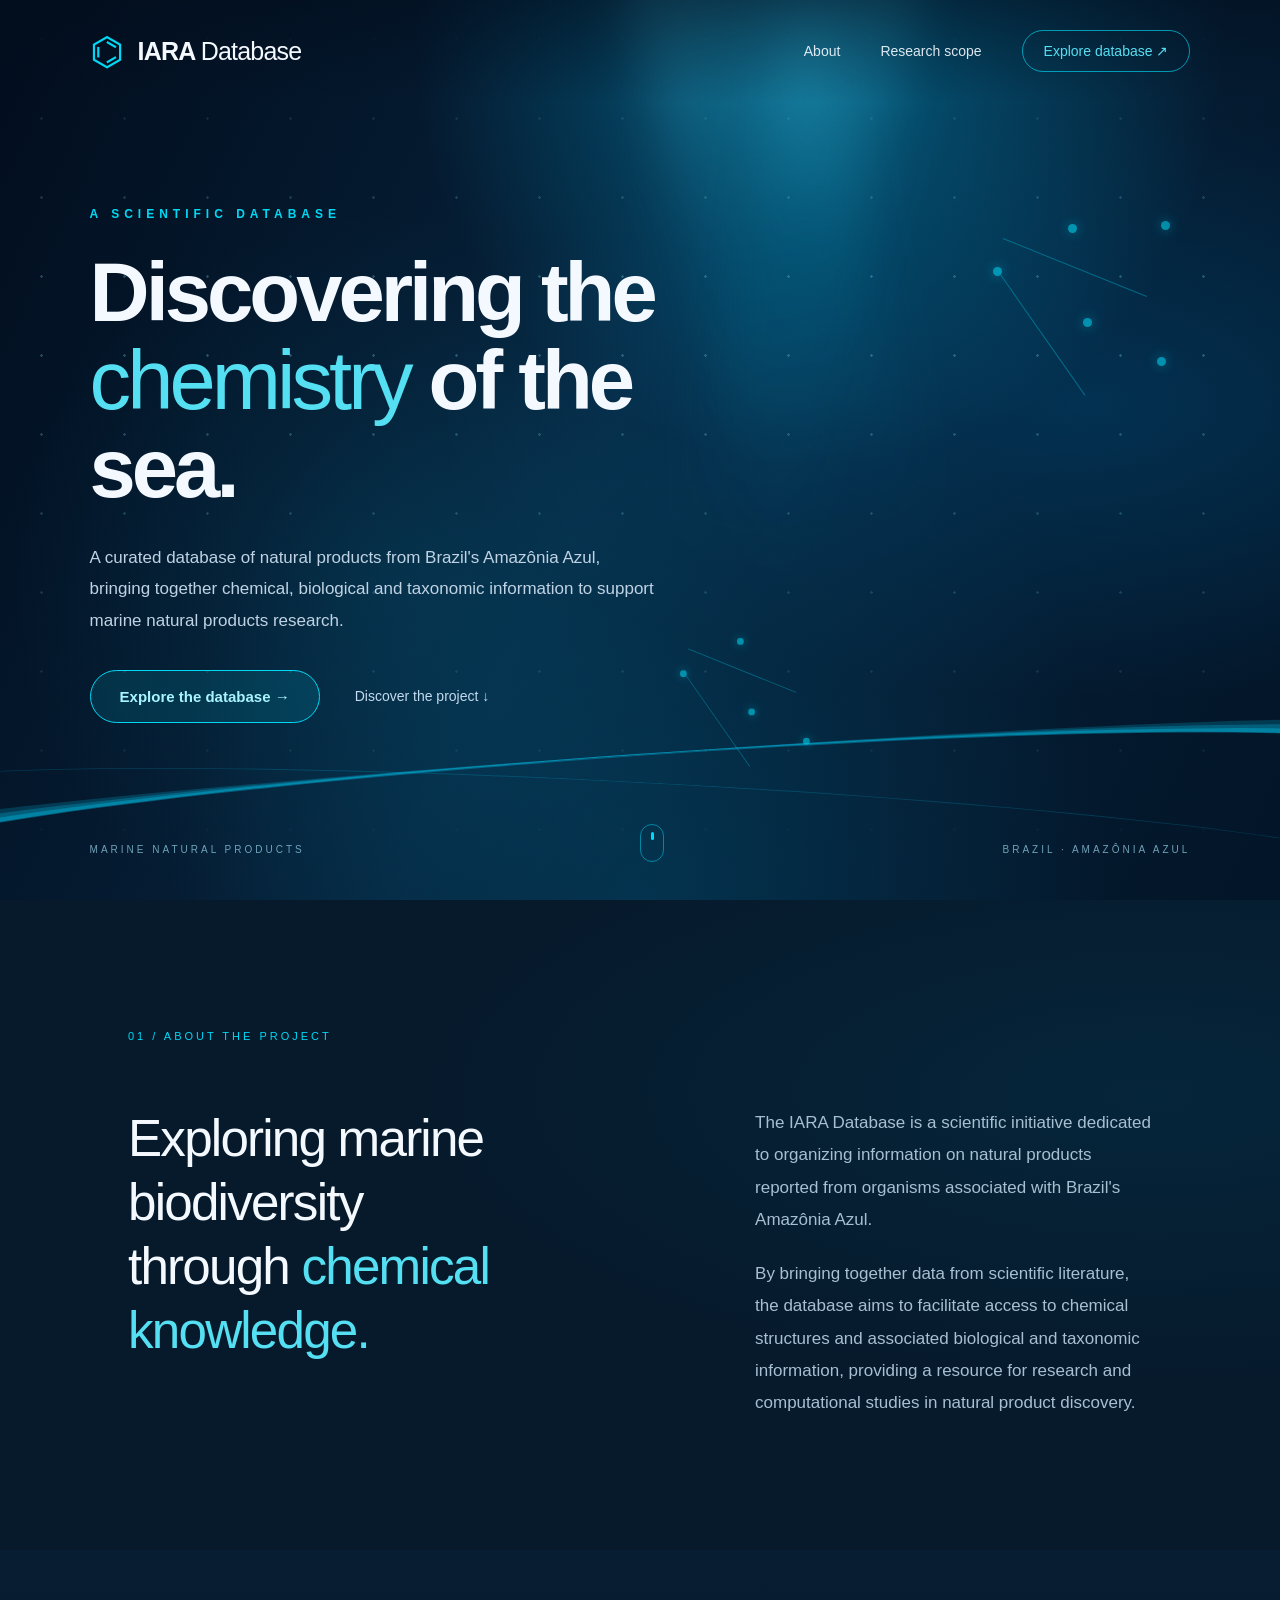
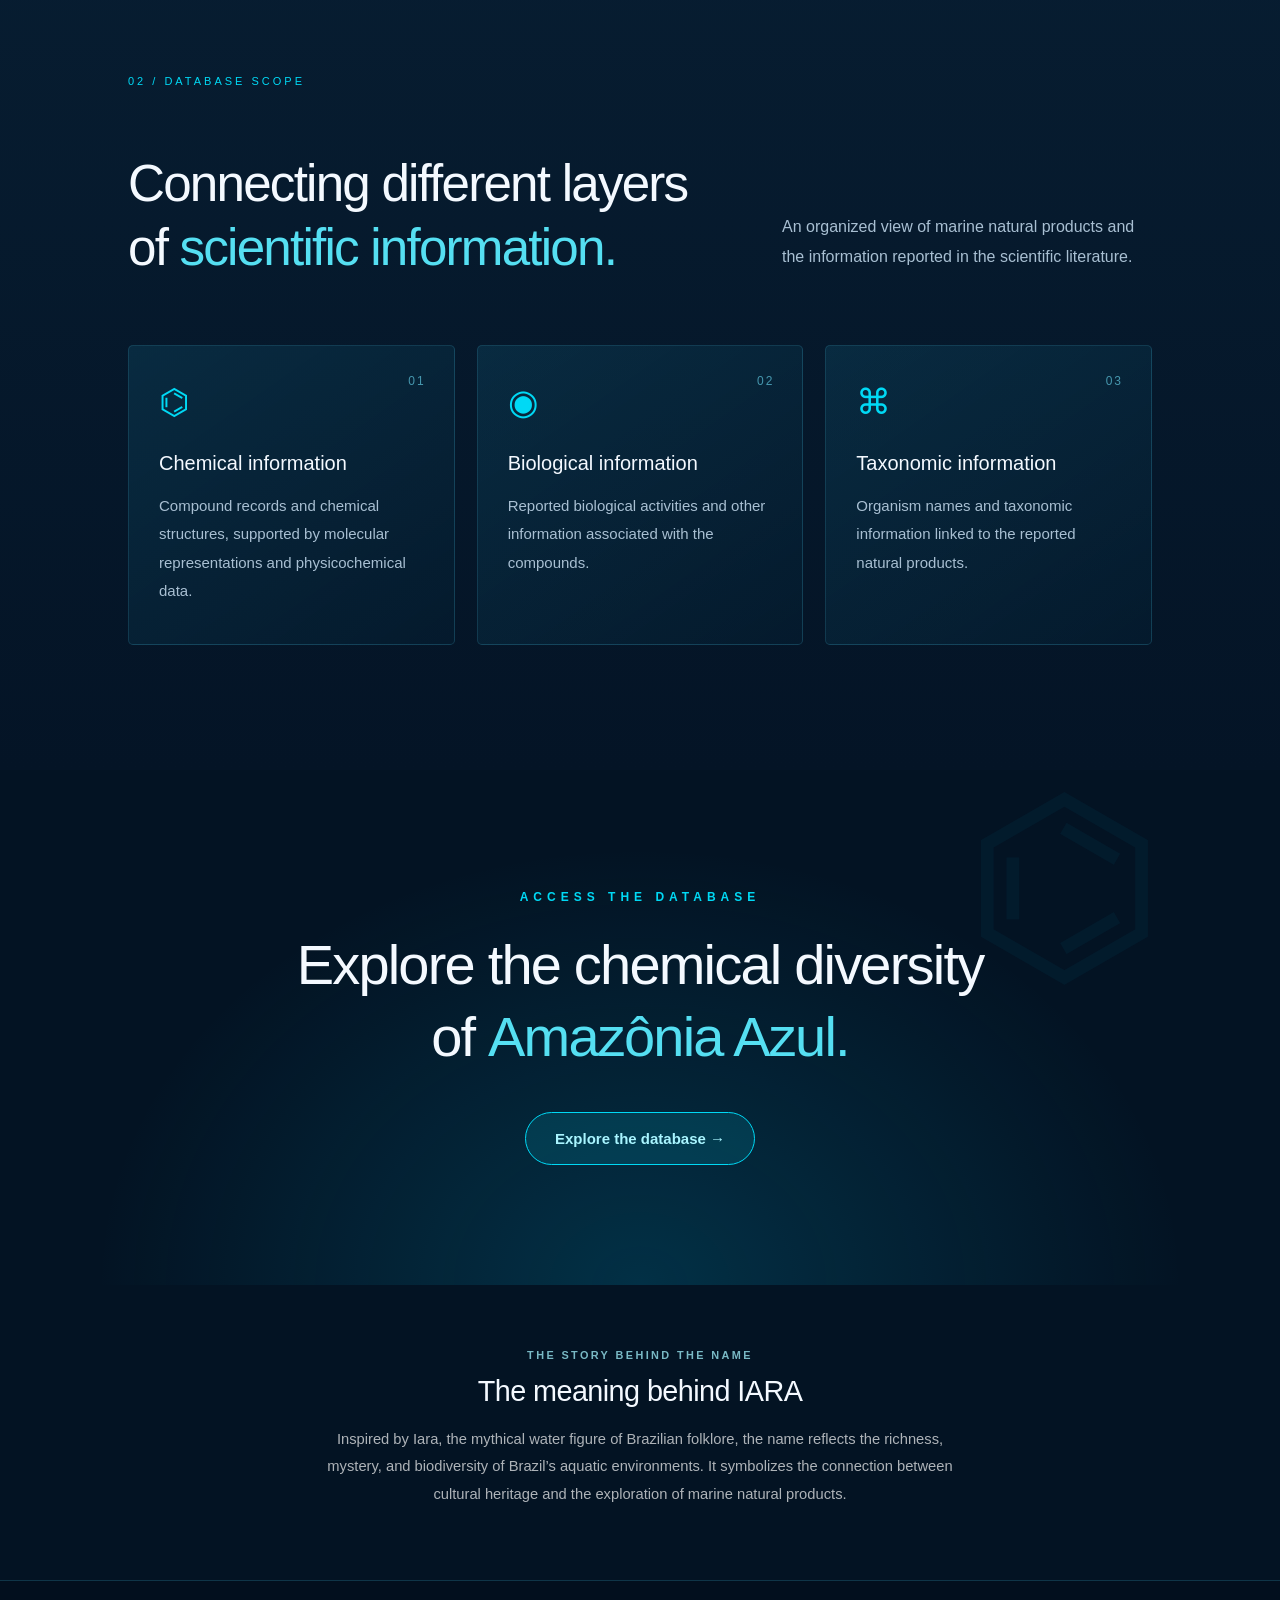
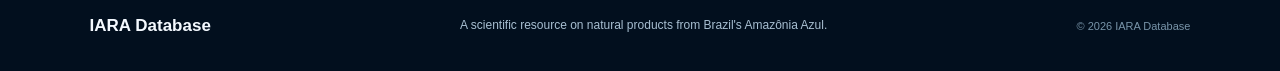
<file: index.html>
<!DOCTYPE html>
<html lang="en">
<head>
    <meta charset="UTF-8">
    <meta name="viewport" content="width=device-width, initial-scale=1.0">
    <meta name="theme-color" content="#061b26">
    <meta name="description" content="IARA Database: a curated scientific resource on natural products from Brazil's Amazônia Azul.">
    <title>IARA Database | Natural Products from Amazônia Azul</title>
    <link rel="stylesheet" href="landing.css">
</head>
<body>

    <header class="site-header">
        <a class="brand" href="index.html">
            <span class="brand-mark">⌬</span>
            <span class="brand-name">IARA <span>Database</span></span>
        </a>

        <nav class="main-nav">
            <a href="#about">About</a>
            <a href="#scope">Research scope</a>
            <a href="database.html" class="nav-cta">Explore database ↗</a>
        </nav>
    </header>

    <main>
        <section class="hero">
            <div class="hero-background" aria-hidden="true">
                <div class="light-beam beam-one"></div>
                <div class="light-beam beam-two"></div>
                <div class="molecule molecule-one">
                    <span></span><span></span><span></span>
                    <span></span><span></span>
                </div>
                <div class="molecule molecule-two">
                    <span></span><span></span><span></span>
                    <span></span>
                </div>
                <div class="wave wave-one"></div>
                <div class="wave wave-two"></div>
            </div>

            <div class="hero-content">
                <p class="eyebrow">A SCIENTIFIC DATABASE</p>

                <h1>Discovering the<br><em>chemistry</em> of the sea.</h1>

                <p class="hero-description">
                    A curated database of natural products from Brazil's
                    Amazônia Azul, bringing together chemical, biological
                    and taxonomic information to support marine
                    natural products research.
                </p>

                <div class="hero-actions">
                    <a href="database.html" class="primary-button">
                        Explore the database →
                    </a>
                    <a href="#about" class="text-link">
                        Discover the project ↓
                    </a>
                </div>
            </div>

            <div class="hero-caption">
                <span>MARINE NATURAL PRODUCTS</span>
                <span>BRAZIL · AMAZÔNIA AZUL</span>
            </div>

            <div class="scroll-indicator">
                <span></span>
            </div>
        </section>

        <section class="intro-section" id="about">
            <div class="section-label">01 / ABOUT THE PROJECT</div>

            <div class="intro-content">
                <h2>
                    Exploring marine biodiversity<br>
                    through <em>chemical knowledge.</em>
                </h2>

                <div class="intro-text">
                    <p>
                        The IARA Database is a scientific initiative
                        dedicated to organizing information on natural
                        products reported from organisms associated
                        with Brazil's Amazônia Azul.
                    </p>

                    <p>
                        By bringing together data from scientific
                        literature, the database aims to facilitate
                        access to chemical structures and associated
                        biological and taxonomic information, providing
                        a resource for research and computational
                        studies in natural product discovery.
                    </p>
                </div>
            </div>
        </section>

        <section class="scope-section" id="scope">
            <div class="section-label">02 / DATABASE SCOPE</div>

            <div class="scope-heading">
                <h2>
                    Connecting different layers<br>
                    of <em>scientific information.</em>
                </h2>

                <p>
                    An organized view of marine natural products
                    and the information reported in the scientific literature.
                </p>
            </div>

            <div class="scope-grid">
                <article class="scope-card">
                    <span class="card-number">01</span>
                    <div class="card-symbol">⌬</div>
                    <h3>Chemical information</h3>
                    <p>
                        Compound records and chemical structures,
                        supported by molecular representations
                        and physicochemical data.
                    </p>
                </article>

                <article class="scope-card">
                    <span class="card-number">02</span>
                    <div class="card-symbol">◉</div>
                    <h3>Biological information</h3>
                    <p>
                        Reported biological activities and other
                        information associated with the compounds.
                    </p>
                </article>

                <article class="scope-card">
                    <span class="card-number">03</span>
                    <div class="card-symbol">⌘</div>
                    <h3>Taxonomic information</h3>
                    <p>
                        Organism names and taxonomic information
                        linked to the reported natural products.
                    </p>
                </article>
            </div>
        </section>

        <section class="closing-section">
            <div class="closing-decoration">⌬</div>

            <p class="eyebrow">ACCESS THE DATABASE</p>

            <h2>
                Explore the chemical diversity<br>
                of <em>Amazônia Azul.</em>
            </h2>

            <a href="database.html" class="primary-button">
                Explore the database →
            </a>
        </section>
    </main>

    
    <!-- IARA meaning section -->
    <section class="iara-meaning" aria-labelledby="iara-meaning-title">
        <div class="iara-meaning-content">
            <span class="iara-meaning-eyebrow">THE STORY BEHIND THE 
NAME</span>
            <h2 id="iara-meaning-title">The meaning behind IARA</h2>
            <p>
                Inspired by Iara, the mythical water figure of Brazilian 
folklore,
                the name reflects the richness, mystery, and biodiversity 
of
                Brazil’s aquatic environments. It symbolizes the 
connection
                between cultural heritage and the exploration of marine 
natural products.
            </p>
        </div>
    </section>
    
    <footer class="site-footer">
        <a class="footer-brand" href="index.html">IARA Database</a>

        <p>
            A scientific resource on natural products
            from Brazil's Amazônia Azul.
        </p>

        <span>© 2026 IARA Database</span>
    </footer>

</body>
</html>
</file>
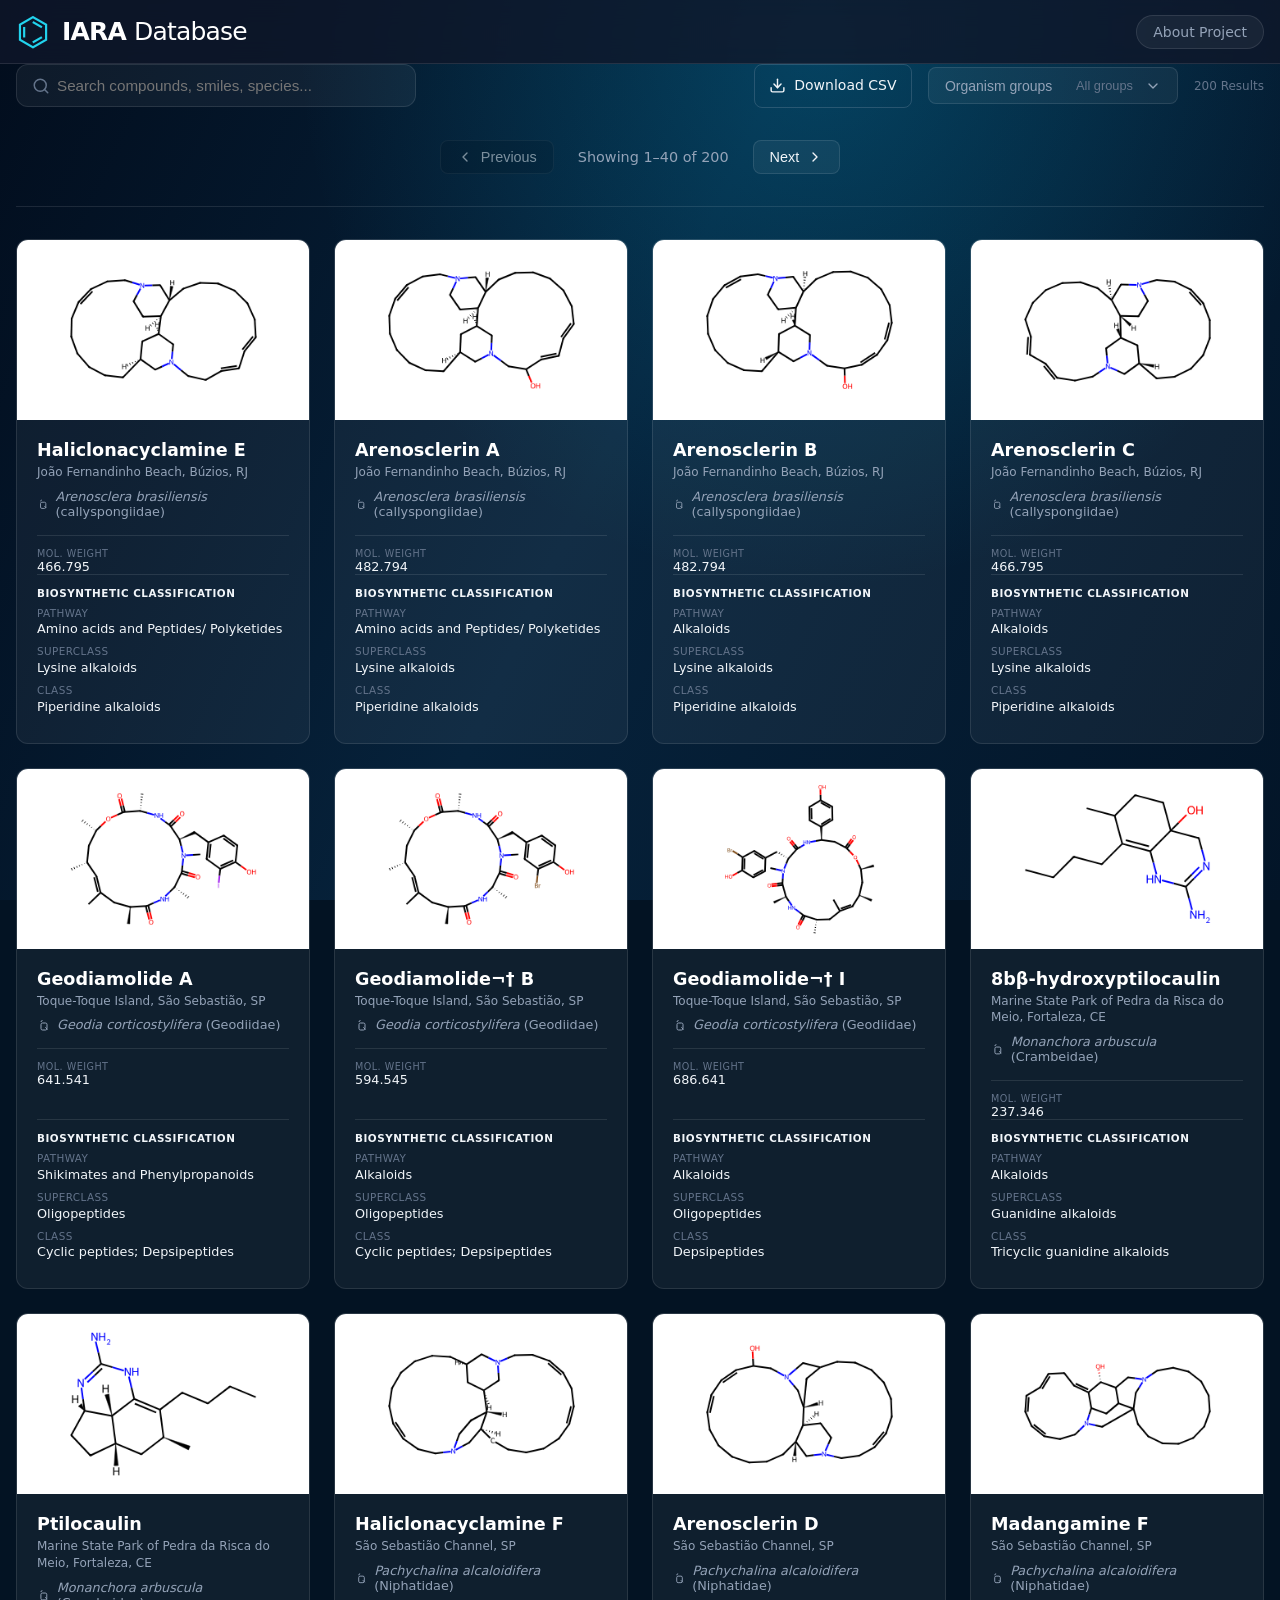
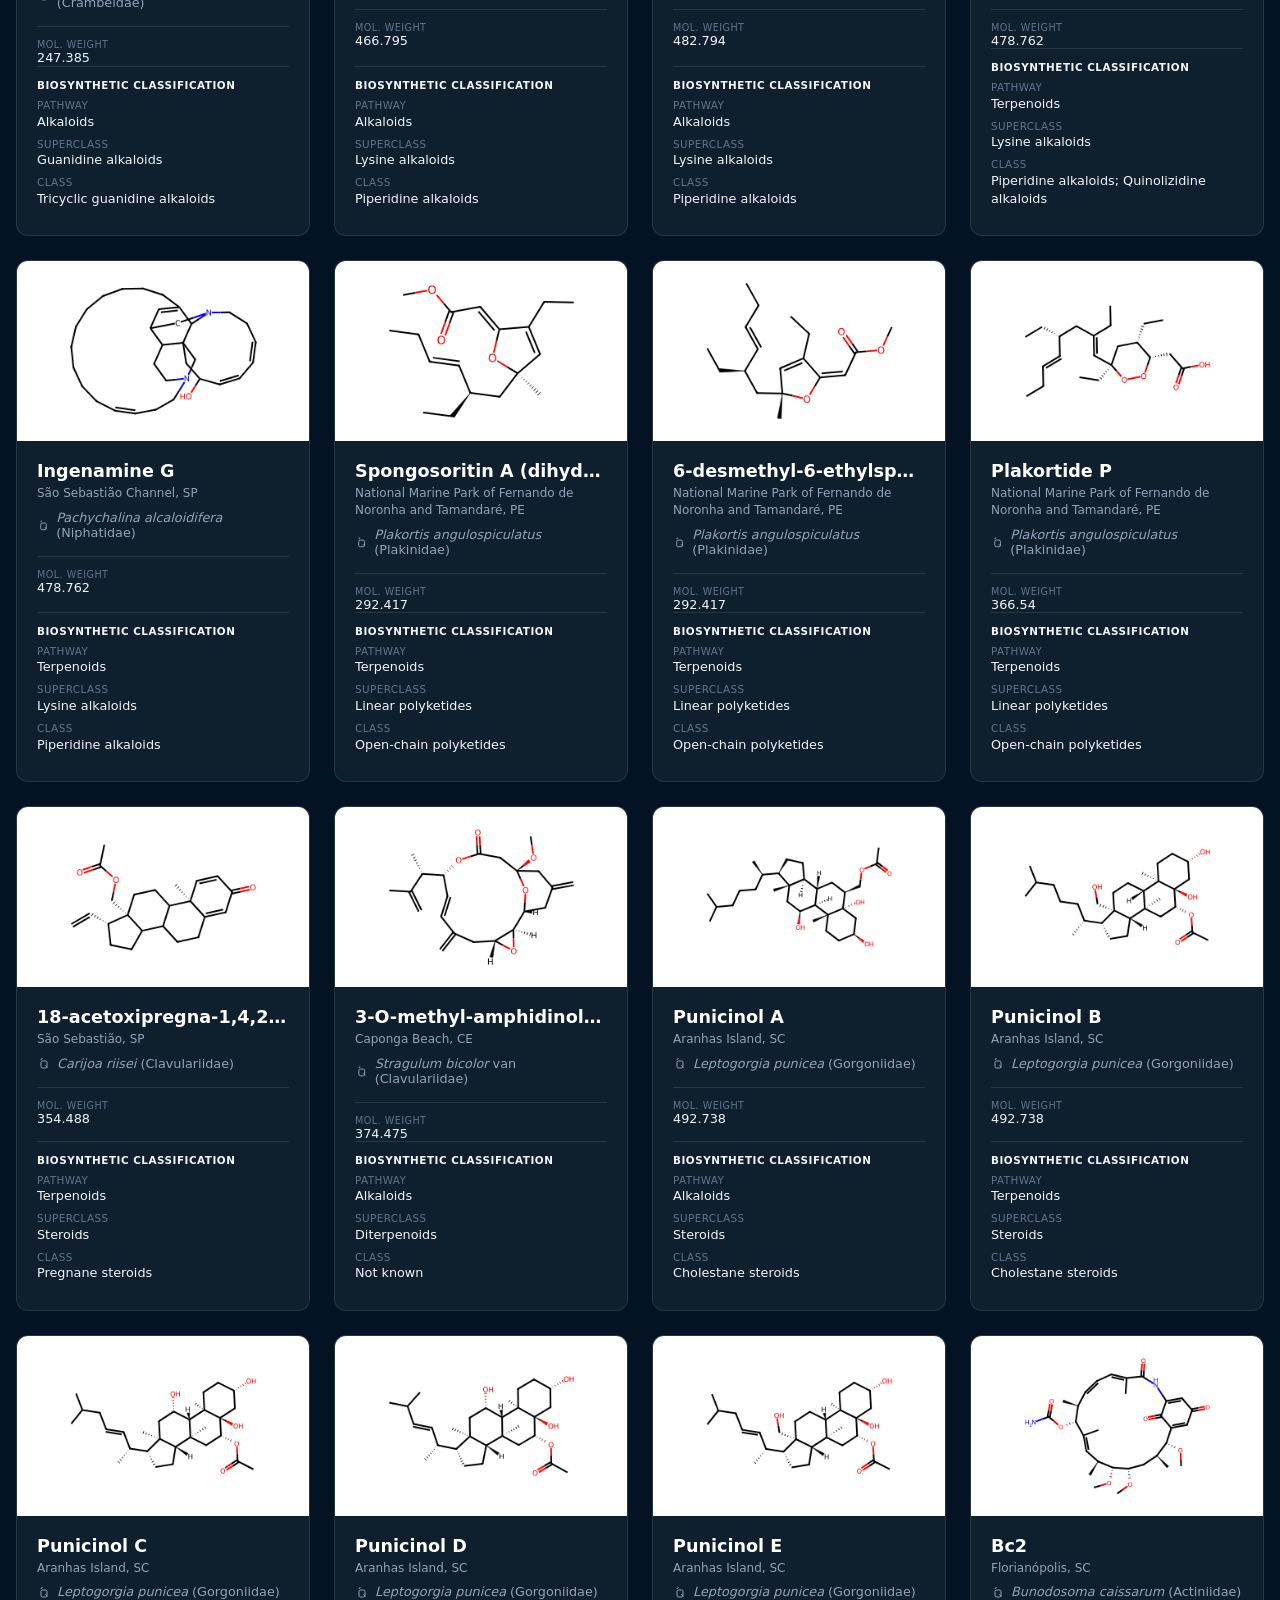
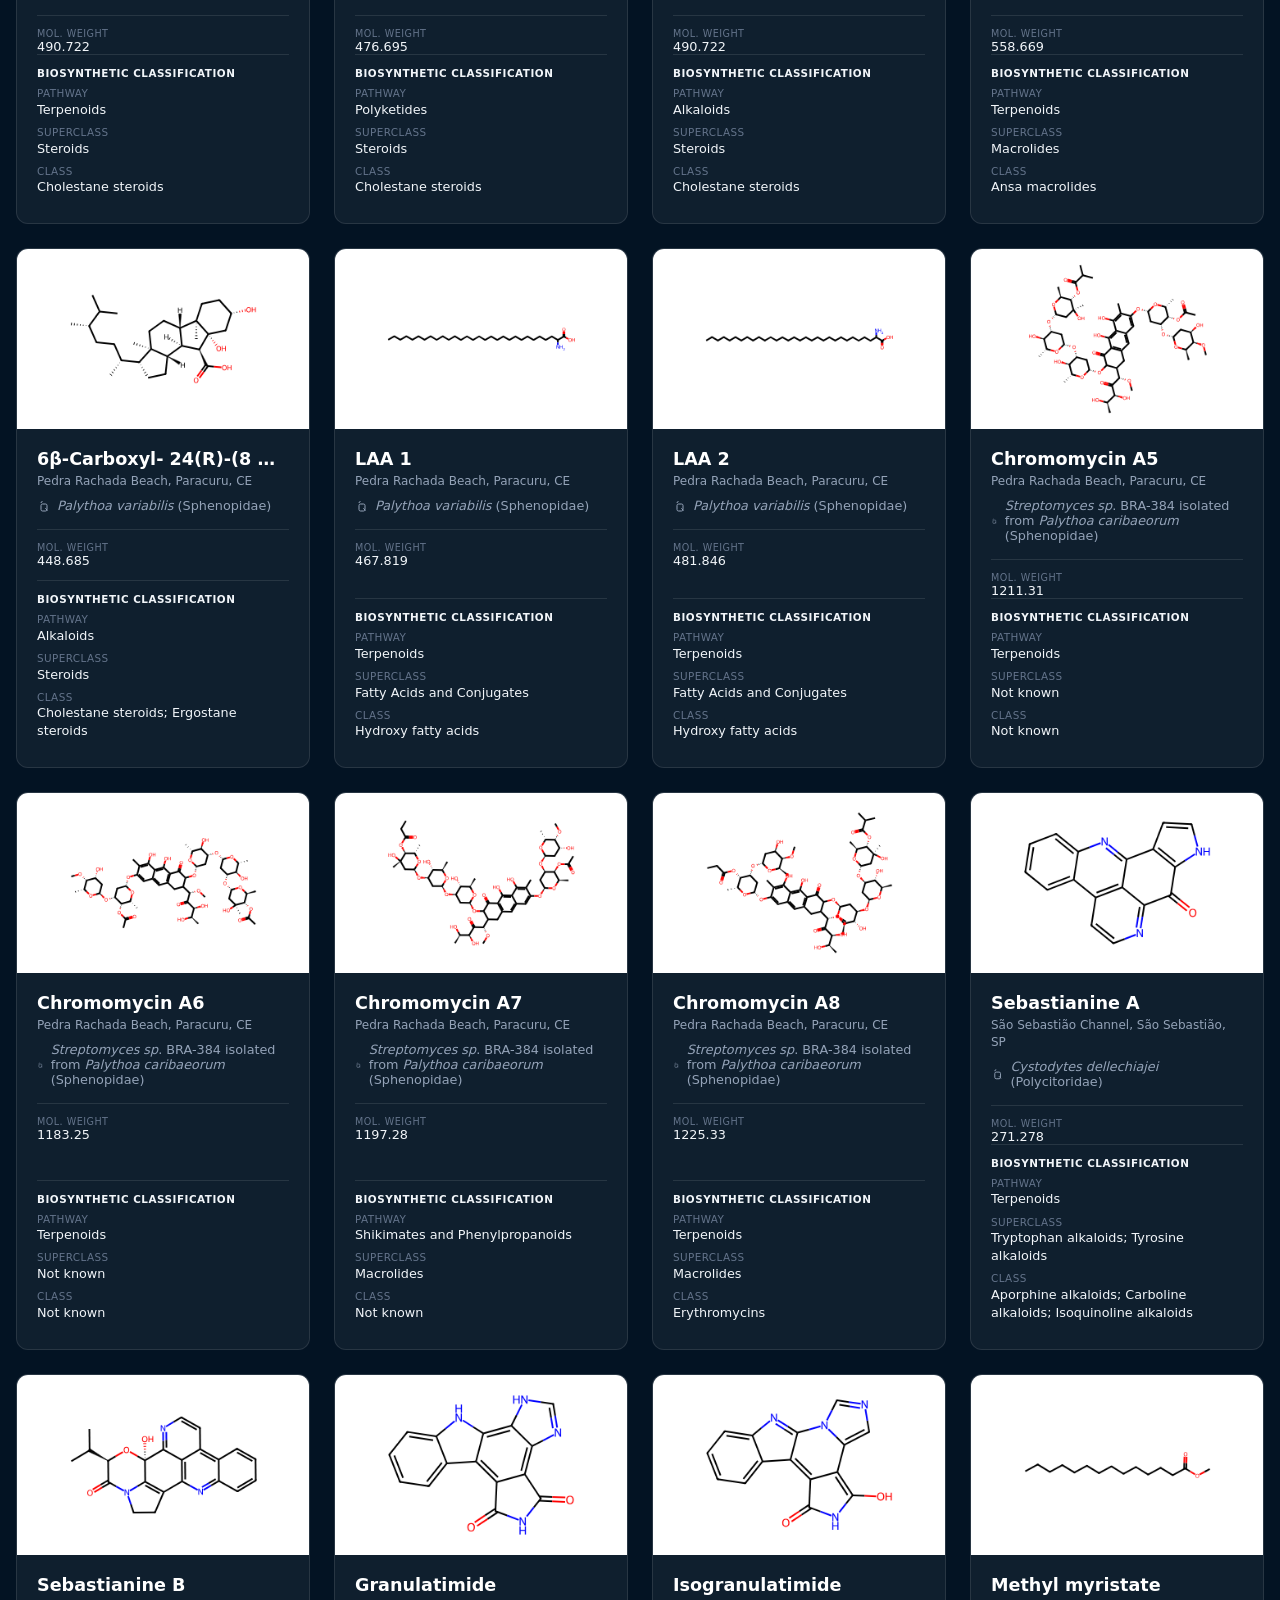
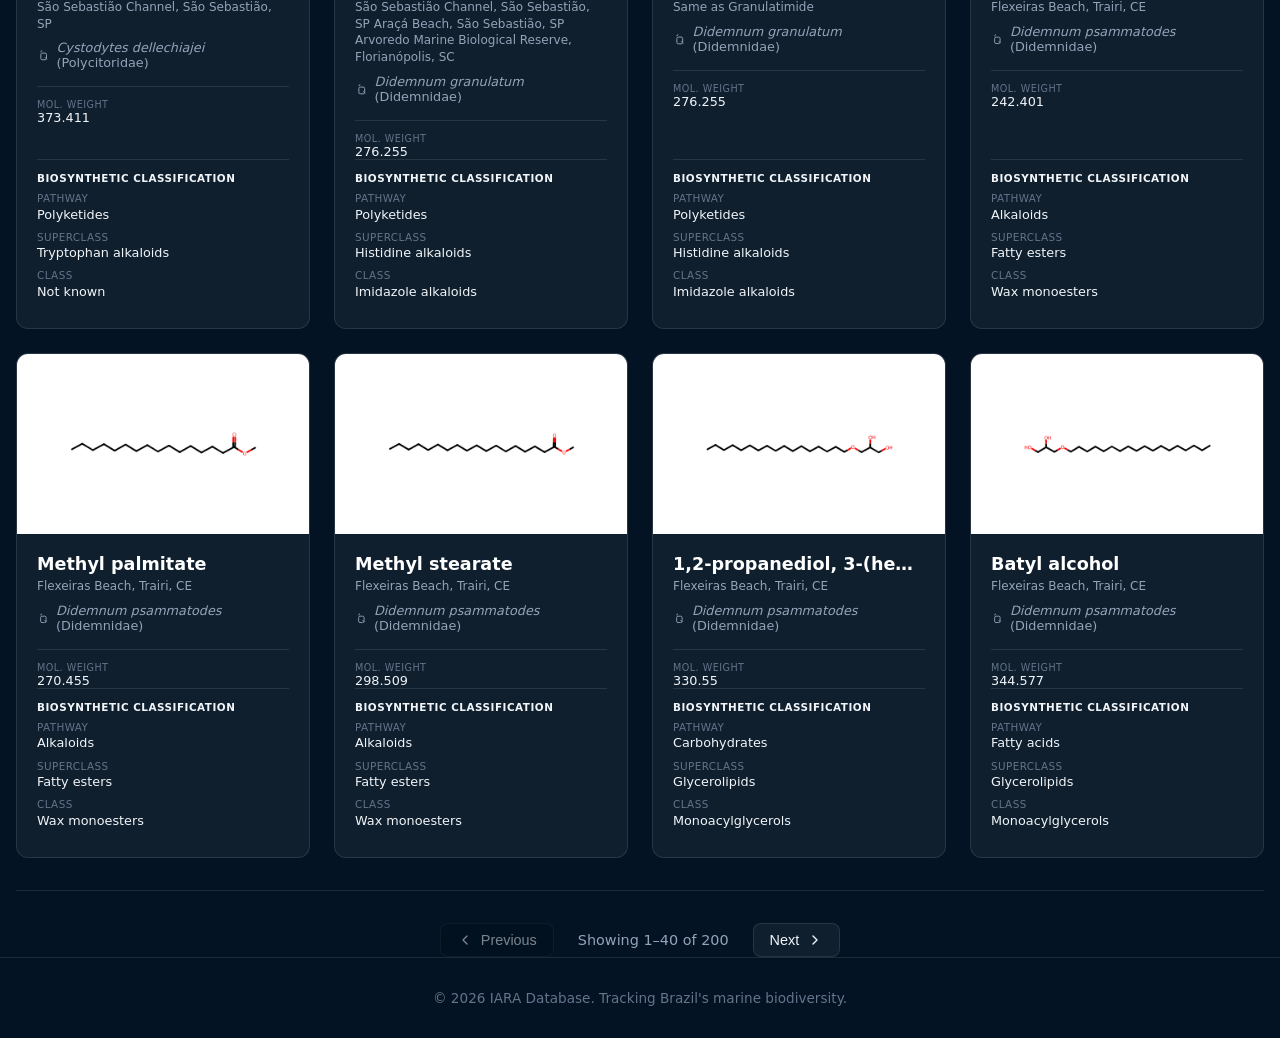
<file: database.html>
<!DOCTYPE html>
<html lang="en">

<head>
    <meta charset="UTF-8">
    <meta name="viewport" content="width=device-width, initial-scale=1.0">
    <title>IARA Database</title>
    <link rel="stylesheet" href="style.css">
    <!-- Preload WASM -->
    <link rel="preload" href="lib/RDKit_minimal.wasm" as="fetch" type="application/wasm" crossorigin>
</head>

<body>

    <!-- Header -->
    <header class="glass-header">
        <div class="container">
            <a class="brand" href="index.html" aria-label="IARA Database - Home">
                <span class="brand-mark" aria-hidden="true">⌬</span>
                <span class="brand-name">IARA <span>Database</span></span>
            </a>
            <a href="#" id="aboutBtn" class="nav-link">About Project</a>
        </div>
    </header>

    <!-- Main Content -->
    <main class="container">

        <!-- Controls -->
        <div class="controls-bar">
            <div class="search-wrapper">
                <svg class="search-icon" xmlns="http://www.w3.org/2000/svg" width="18" height="18" viewBox="0 0 24 24"
                    fill="none" stroke="currentColor" stroke-width="2" stroke-linecap="round" stroke-linejoin="round">
                    <circle cx="11" cy="11" r="8" />
                    <path d="m21 21-4.3-4.3" />
                </svg>
                <input type="text" id="searchInput" placeholder="Search compounds, smiles, species...">
            </div>

            <div class="filter-wrapper">
                <a href="iara_db.csv"
                   class="download-btn"
                   download="IARA_Database.csv"
                   aria-label="Download the complete IARA Database as a CSV file">
                    <svg xmlns="http://www.w3.org/2000/svg" width="17" height="17"
                         viewBox="0 0 24 24" fill="none" stroke="currentColor"
                         stroke-width="2" stroke-linecap="round" stroke-linejoin="round"
                         aria-hidden="true">
                        <path d="M21 15v4a2 2 0 0 1-2 2H5a2 2 0 0 1-2-2v-4"/>
                        <polyline points="7 10 12 15 17 10"/>
                        <line x1="12" y1="15" x2="12" y2="3"/>
                    </svg>
                    <span>Download CSV</span>
                </a>
                <div class="organism-filter" id="organismFilter">
                    <button
                        type="button"
                        class="organism-filter-toggle"
                        id="organismFilterToggle"
                        aria-expanded="false"
                        aria-controls="organismFilterPanel">
                        <span>Organism groups</span>
                        <span class="organism-filter-count" id="organismFilterCount">All groups</span>
                        <svg xmlns="http://www.w3.org/2000/svg"
                             width="16" height="16" viewBox="0 0 24 24"
                             fill="none" stroke="currentColor"
                             stroke-width="2" stroke-linecap="round"
                             stroke-linejoin="round" aria-hidden="true">
                            <polyline points="6 9 12 15 18 9"/>
                        </svg>
                    </button>

                    <div class="organism-filter-panel"
                         id="organismFilterPanel" hidden>
                        <div class="organism-filter-panel-header">
                            <span>Select organism groups</span>
                            <button type="button"
                                    id="clearOrganismFilter"
                                    class="organism-filter-clear"
                                    disabled>
                                Clear selection
                            </button>
                        </div>
                        <div id="organismFilterOptions"
                             class="organism-filter-options"></div>
                    </div>
                </div>
                <span id="resultCount" class="result-count">Loading...</span>
            </div>
        </div>

        <!-- Top Pagination -->
        <div class="pagination-container pagination-top js-pagination-container hidden">
            <button class="pagination-btn js-page-prev" disabled>
                <svg xmlns="http://www.w3.org/2000/svg" width="16" height="16" viewBox="0 0 24 24" fill="none"
                    stroke="currentColor" stroke-width="2" stroke-linecap="round" stroke-linejoin="round">
                    <polyline points="15 18 9 12 15 6"></polyline>
                </svg>
                Previous
            </button>
            <span class="page-info js-page-info">Showing 0-0 of 0</span>
            <button class="pagination-btn js-page-next">
                Next
                <svg xmlns="http://www.w3.org/2000/svg" width="16" height="16" viewBox="0 0 24 24" fill="none"
                    stroke="currentColor" stroke-width="2" stroke-linecap="round" stroke-linejoin="round">
                    <polyline points="9 18 15 12 9 6"></polyline>
                </svg>
            </button>
        </div>

        <!-- Grid -->
        <div id="compoundGrid" class="compound-grid">
            <!-- Loading State -->
            <div class="loading-state">
                <div class="spinner"></div>
                <p>Loading IARA DB...</p>
            </div>
        </div>

        <!-- Pagination Controls -->
        <div id="paginationControls" class="pagination-container js-pagination-container hidden">
            <button id="prevPageBtn" class="pagination-btn js-page-prev" disabled>
                <svg xmlns="http://www.w3.org/2000/svg" width="16" height="16" viewBox="0 0 24 24" fill="none"
                    stroke="currentColor" stroke-width="2" stroke-linecap="round" stroke-linejoin="round">
                    <polyline points="15 18 9 12 15 6"></polyline>
                </svg>
                Previous
            </button>
            <span id="pageInfo" class="page-info js-page-info">Showing 0-0 of 0</span>
            <button id="nextPageBtn" class="pagination-btn js-page-next">
                Next
                <svg xmlns="http://www.w3.org/2000/svg" width="16" height="16" viewBox="0 0 24 24" fill="none"
                    stroke="currentColor" stroke-width="2" stroke-linecap="round" stroke-linejoin="round">
                    <polyline points="9 18 15 12 9 6"></polyline>
                </svg>
            </button>
        </div>

    </main>

    <!-- Footer -->
    <footer>
        <div class="container">
            <p>&copy; 2026 IARA Database. Tracking Brazil's marine biodiversity.</p>
        </div>
    </footer>

    <!-- About Modal -->
    <div id="aboutModal" class="modal-overlay hidden">
        <div class="modal-content glass-panel" style="max-width: 600px;">
            <button id="closeAboutModal" class="close-btn">
                <svg xmlns="http://www.w3.org/2000/svg" width="24" height="24" viewBox="0 0 24 24" fill="none"
                    stroke="currentColor" stroke-width="2" stroke-linecap="round" stroke-linejoin="round">
                    <path d="M18 6 6 18" />
                    <path d="m6 6 12 12" />
                </svg>
            </button>

            <div class="modal-body">
                <h2 class="modal-title"
                    style="font-size: 1.5rem; border-bottom: 1px solid var(--glass-border); padding-bottom: 1rem; margin-bottom: 1.5rem;">
                    About the Project</h2>

                <div class="desc-box">
                    <p style="margin-bottom: 1rem;">The IARA Database is a curated collection of marine natural
                        products derived from Brazilian marine biodiversity.</p>
                    <p>The database aims to support research in medicinal chemistry, chemical biology, and drug
                        discovery by providing chemical structures and basic physicochemical properties in an accessible
                        web-based format.</p>
                </div>

                <h3 class="section-title">Authorship</h3>
                <div class="desc-box">
                    <p><strong>Developed by:</strong> Larissa Oliveira Dourado</p>
                    <p class="text-muted" style="margin-top: 0.5rem; font-size: 0.9em;">Undergraduate student in
                        Pharmacy<br>Instituto Politécnico de Bragança (project initiation) and Universidade Estadual de
                        Feira de Santana (project completion)</p>
                    <p style="margin-top: 0.5rem;"><strong>Academic supervision:</strong> M. Sc. Carlos Seiti Hurtado Shiraishi, Dr. Manoelito Coelho dos Santos Junior</p>
                    <p><strong>Year:</strong> 2026</p>
                </div>

                <h3 class="section-title">Methodology</h3>
                <div class="desc-box">
                    <ul style="padding-left: 1.25rem; list-style-type: disc;">
                        <li>The data are organized in a structured CSV file and visualized through a static web
                            application built with HTML, CSS, and JavaScript.</li>
                        <li>Chemical structures are rendered directly in the browser using RDKit.</li>
                        <li>The development process was supported by the Gemini 3 Pro model.</li>
                    </ul>
                </div>

                <h3 class="section-title">Contact / Repository</h3>
                <div class="desc-box">
                    <p><strong>GitHub repository:</strong> <a href="#"
                            class="text-teal-400 hover:text-white transition-colors">[LINK DO REPOSITÓRIO]</a></p>
                    <p><strong>Contact email:</strong> larissaodourado@gmail.com</p>
                </div>
            </div>
        </div>
    </div>

    <!-- Detail Modal -->
    <div id="detailModal" class="modal-overlay hidden">
        <div class="modal-content glass-panel">
            <button id="closeModal" class="close-btn">
                <svg xmlns="http://www.w3.org/2000/svg" width="24" height="24" viewBox="0 0 24 24" fill="none"
                    stroke="currentColor" stroke-width="2" stroke-linecap="round" stroke-linejoin="round">
                    <path d="M18 6 6 18" />
                    <path d="m6 6 12 12" />
                </svg>
            </button>

            <div class="modal-body" id="modalBody">
                <!-- Content injected via JS -->
            </div>
        </div>
    </div>

    <!-- Scripts -->
    <!-- Load RDKit JS global -->
    <script src="lib/RDKit_minimal.js"></script>
    <script src="lib/papaparse.min.js"></script>
    <script src="app.js?v=2"></script>
</body>

</html>
</file>
<file: landing.css>
/* =========================================================
   IARA DATABASE — LANDING PAGE
   Visual identity: Deep Ocean / Marine Science
   ========================================================= */

/* 01. GLOBAL SETTINGS
   --------------------------------------------------------- */

:root {
    --ocean-deep: #031323;
    --ocean-dark: #061b30;
    --ocean-mid: #082d49;
    --ocean-blue: #075078;
    --cyan: #00d9f5;
    --cyan-soft: #55dff2;
    --white: #f4f9ff;
    --muted: #a8bfd2;
    --line: rgba(64, 203, 238, 0.20);
}

* {
    margin: 0;
    padding: 0;
    box-sizing: border-box;
}

html {
    scroll-behavior: smooth;
}

body {
    font-family: "Inter", "Segoe UI", Arial, sans-serif;
    background: var(--ocean-deep);
    color: var(--white);
    overflow-x: hidden;
    -webkit-font-smoothing: antialiased;
}

a {
    color: inherit;
    text-decoration: none;
}

::selection {
    background: var(--cyan);
    color: var(--ocean-deep);
}


/* 02. HEADER
   --------------------------------------------------------- */

.site-header {
    position: absolute;
    top: 0;
    left: 0;
    width: 100%;
    z-index: 20;
    display: flex;
    align-items: center;
    justify-content: space-between;
    padding: 30px 7%;
    background: linear-gradient(
        to bottom,
        rgba(2, 14, 29, 0.55),
        transparent
    );
}

.brand {
    display: flex;
    align-items: center;
    gap: 14px;
}

.brand-mark {
    color: var(--cyan);
    font-size: 39px;
    font-weight: 300;
    line-height: 1;
}

.brand-name {
    font-size: 25px;
    font-weight: 700;
    letter-spacing: -0.8px;
}

.brand-name span {
    font-weight: 400;
}

.main-nav {
    display: flex;
    align-items: center;
    gap: 40px;
}

.main-nav a {
    font-size: 14px;
    color: rgba(245, 250, 255, 0.90);
    transition: color 0.3s ease;
}

.main-nav a:hover {
    color: var(--cyan);
}

.main-nav .nav-cta {
    border: 1px solid rgba(0, 217, 245, 0.65);
    padding: 12px 21px;
    border-radius: 30px;
    color: var(--cyan-soft);
}

.main-nav .nav-cta:hover {
    background: var(--cyan);
    color: var(--ocean-deep);
}


/* 03. HERO — UNDERWATER ATMOSPHERE
   --------------------------------------------------------- */

.hero {
    min-height: 850px;
    min-height: 100svh;
    position: relative;
    isolation: isolate;
    display: flex;
    align-items: center;
    overflow: hidden;
    padding: 150px 7% 120px;
    background:
        radial-gradient(
            ellipse at 64% 5%,
            rgba(0, 164, 211, 0.45),
            transparent 35%
        ),
        radial-gradient(
            ellipse at 85% 45%,
            rgba(0, 91, 142, 0.35),
            transparent 42%
        ),
        linear-gradient(
            115deg,
            #020d1d 0%,
            #06223b 48%,
            #031528 100%
        );
}

.hero::before {
    content: "";
    position: absolute;
    inset: 0;
    z-index: -1;
    background:
        radial-gradient(
            ellipse at 50% 100%,
            rgba(0, 118, 159, 0.24),
            transparent 52%
        ),
        radial-gradient(
            circle at 30% 65%,
            rgba(0, 177, 216, 0.10),
            transparent 35%
        );
}

.hero::after {
    content: "";
    position: absolute;
    inset: 0;
    z-index: -1;
    opacity: 0.28;
    background-image:
        radial-gradient(circle, #8befff 1px, transparent 1.5px);
    background-size: 83px 79px;
    mask-image: linear-gradient(
        to bottom,
        transparent,
        black 35%,
        transparent
    );
}

.hero-background {
    position: absolute;
    inset: 0;
    z-index: -1;
    overflow: hidden;
    pointer-events: none;
}

/* Underwater light beams */

.light-beam {
    position: absolute;
    top: -20%;
    width: 180px;
    height: 85%;
    transform-origin: top center;
    filter: blur(25px);
    background: linear-gradient(
        to bottom,
        rgba(97, 229, 255, 0.34),
        rgba(0, 183, 226, 0.08) 55%,
        transparent
    );
    animation: lightPulse 8s ease-in-out infinite alternate;
}

.beam-one {
    left: 46%;
    transform: rotate(-13deg);
}

.beam-two {
    left: 65%;
    width: 120px;
    transform: rotate(12deg);
    animation-delay: 2s;
}

@keyframes lightPulse {
    from {
        opacity: 0.35;
    }
    to {
        opacity: 0.85;
    }
}


/* 04. MOLECULAR DECORATIONS
   --------------------------------------------------------- */

.molecule {
    position: absolute;
    width: 210px;
    height: 170px;
    opacity: 0.58;
    animation: moleculeFloat 9s ease-in-out infinite;
}

.molecule span {
    position: absolute;
    width: 9px;
    height: 9px;
    border-radius: 50%;
    background: var(--cyan);
    box-shadow: 0 0 12px rgba(0, 217, 245, 0.7);
}

.molecule span:nth-child(1) {
    top: 10%;
    left: 48%;
}

.molecule span:nth-child(2) {
    top: 35%;
    left: 12%;
}

.molecule span:nth-child(3) {
    top: 65%;
    left: 55%;
}

.molecule span:nth-child(4) {
    top: 88%;
    left: 90%;
}

.molecule span:nth-child(5) {
    top: 8%;
    left: 92%;
}

.molecule::before,
.molecule::after {
    content: "";
    position: absolute;
    height: 1px;
    background: rgba(0, 217, 245, 0.6);
    transform-origin: left center;
}

.molecule::before {
    width: 155px;
    top: 18%;
    left: 17%;
    transform: rotate(22deg);
}

.molecule::after {
    width: 150px;
    top: 38%;
    left: 15%;
    transform: rotate(55deg);
}

.molecule-one {
    top: 23%;
    right: 8%;
}

.molecule-two {
    bottom: 14%;
    right: 34%;
    transform: scale(0.75);
    animation-delay: 3s;
}

@keyframes moleculeFloat {
    0%, 100% {
        translate: 0 0;
    }
    50% {
        translate: 0 -15px;
    }
}


/* 05. HERO CONTENT
   --------------------------------------------------------- */

.hero-content {
    width: 100%;
    max-width: 700px;
    position: relative;
    z-index: 2;
}

.eyebrow {
    font-size: 12px;
    letter-spacing: 5px;
    font-weight: 600;
    color: var(--cyan);
    margin-bottom: 28px;
}

.hero h1 {
    font-size: clamp(48px, 6.5vw, 88px);
    line-height: 1.06;
    font-weight: 600;
    letter-spacing: -4px;
    margin-bottom: 28px;
}

.hero h1 em,
.intro-content h2 em,
.scope-heading h2 em,
.closing-section h2 em {
    color: var(--cyan-soft);
    font-weight: 400;
    font-style: normal;
}

.hero-description {
    max-width: 570px;
    font-size: 17px;
    line-height: 1.85;
    color: #c0d3e4;
    margin-bottom: 34px;
}

.hero-actions {
    display: flex;
    align-items: center;
    flex-wrap: wrap;
    gap: 35px;
}

.primary-button {
    display: inline-flex;
    align-items: center;
    justify-content: center;
    gap: 18px;
    padding: 17px 29px;
    border: 1px solid var(--cyan);
    border-radius: 35px;
    background: rgba(0, 190, 220, 0.14);
    color: #a9f5ff;
    font-size: 15px;
    font-weight: 600;
    transition: all 0.35s ease;
}

.primary-button:hover {
    background: var(--cyan);
    color: var(--ocean-deep);
    box-shadow: 0 0 30px rgba(0, 217, 245, 0.3);
    transform: translateY(-3px);
}

.text-link {
    font-size: 14px;
    color: #c3d9ed;
    transition: color 0.3s ease;
}

.text-link:hover {
    color: var(--cyan);
}


/* 06. HERO DETAILS
   --------------------------------------------------------- */

.hero-caption {
    position: absolute;
    bottom: 45px;
    left: 7%;
    right: 7%;
    display: flex;
    justify-content: space-between;
    font-size: 10px;
    letter-spacing: 3px;
    color: rgba(147, 207, 230, 0.75);
}

.scroll-indicator {
    position: absolute;
    bottom: 38px;
    left: 50%;
    width: 24px;
    height: 38px;
    border: 1px solid rgba(0, 217, 245, 0.5);
    border-radius: 20px;
}

.scroll-indicator span {
    display: block;
    width: 3px;
    height: 8px;
    border-radius: 5px;
    background: var(--cyan);
    margin: 7px auto;
    animation: scrollMove 1.7s infinite;
}

@keyframes scrollMove {
    0% {
        opacity: 0;
        transform: translateY(0);
    }
    50% {
        opacity: 1;
    }
    100% {
        opacity: 0;
        transform: translateY(12px);
    }
}


/* 07. WAVES
   --------------------------------------------------------- */

.wave {
    position: absolute;
    bottom: 5%;
    left: -10%;
    width: 120%;
    height: 100px;
    border-top: 1px solid rgba(0, 198, 238, 0.35);
    border-radius: 50%;
    transform: rotate(-4deg);
}

.wave-one {
    box-shadow:
        0 -10px 0 -9px rgba(0, 198, 238, 0.35),
        0 -20px 0 -19px rgba(0, 198, 238, 0.25),
        0 -30px 0 -29px rgba(0, 198, 238, 0.20);
}

.wave-two {
    bottom: 2%;
    transform: rotate(3deg);
    opacity: 0.55;
}


/* 08. ABOUT SECTION
   --------------------------------------------------------- */

.intro-section {
    padding: 130px 10%;
    background:
        radial-gradient(
            ellipse at 90% 30%,
            rgba(0, 113, 156, 0.13),
            transparent 45%
        ),
        #061a2c;
}

.section-label {
    font-size: 11px;
    letter-spacing: 3px;
    color: var(--cyan);
    margin-bottom: 65px;
}

.intro-content {
    display: grid;
    grid-template-columns: 1.15fr 0.85fr;
    gap: 90px;
    align-items: start;
}

.intro-content h2,
.scope-heading h2 {
    font-size: clamp(34px, 4vw, 53px);
    line-height: 1.25;
    letter-spacing: -1.8px;
    font-weight: 500;
}

.intro-text {
    color: var(--muted);
    font-size: 17px;
    line-height: 1.9;
}

.intro-text p + p {
    margin-top: 22px;
}


/* 09. DATABASE SCOPE
   --------------------------------------------------------- */

.scope-section {
    padding: 125px 10%;
    background: linear-gradient(
        180deg,
        #071d31,
        #041426
    );
}

.scope-heading {
    display: flex;
    align-items: end;
    justify-content: space-between;
    gap: 50px;
    margin-bottom: 65px;
}

.scope-heading > p {
    max-width: 370px;
    color: var(--muted);
    font-size: 16px;
    line-height: 1.9;
    padding-bottom: 7px;
}

.scope-grid {
    display: grid;
    grid-template-columns: repeat(3, 1fr);
    gap: 22px;
}

.scope-card {
    position: relative;
    min-height: 300px;
    padding: 36px 30px;
    border: 1px solid rgba(75, 192, 220, 0.19);
    border-radius: 5px;
    background: linear-gradient(
        145deg,
        rgba(13, 66, 91, 0.45),
        rgba(5, 29, 48, 0.65)
    );
    transition: all 0.4s ease;
}

.scope-card:hover {
    transform: translateY(-8px);
    border-color: rgba(0, 217, 245, 0.65);
    background: rgba(11, 63, 87, 0.55);
    box-shadow: 0 15px 45px rgba(0, 0, 0, 0.2);
}

.card-number {
    position: absolute;
    top: 28px;
    right: 28px;
    font-size: 12px;
    letter-spacing: 2px;
    color: rgba(105, 214, 238, 0.65);
}

.card-symbol {
    color: var(--cyan);
    font-size: 35px;
    margin-bottom: 30px;
}

.scope-card h3 {
    font-size: 20px;
    font-weight: 500;
    margin-bottom: 17px;
}

.scope-card p {
    font-size: 15px;
    line-height: 1.9;
    color: var(--muted);
}


/* 10. CLOSING SECTION
   --------------------------------------------------------- */

.closing-section {
    position: relative;
    overflow: hidden;
    text-align: center;
    padding: 120px 7%;
    background:
        radial-gradient(
            ellipse at 50% 100%,
            rgba(0, 166, 208, 0.20),
            transparent 60%
        ),
        #031323;
}

.closing-decoration {
    position: absolute;
    right: 9%;
    top: 0;
    font-size: 230px;
    line-height: 1;
    color: rgba(0, 217, 245, 0.045);
}

.closing-section .eyebrow {
    margin-bottom: 25px;
}

.closing-section h2 {
    position: relative;
    font-size: clamp(35px, 4.5vw, 56px);
    line-height: 1.3;
    font-weight: 500;
    letter-spacing: -1.8px;
    margin-bottom: 38px;
}


/* 11. FOOTER
   --------------------------------------------------------- */

.site-footer {
    display: flex;
    align-items: center;
    justify-content: space-between;
    gap: 25px;
    padding: 35px 7%;
    border-top: 1px solid var(--line);
    background: #020f1e;
}

.footer-brand {
    font-size: 17px;
    font-weight: 600;
}

.site-footer p {
    font-size: 12px;
    color: var(--muted);
    line-height: 1.6;
}

.site-footer > span {
    font-size: 11px;
    color: #7894a9;
}


/* 12. RESPONSIVE DESIGN — TABLETS
   --------------------------------------------------------- */

@media (max-width: 900px) {

    .site-header {
        padding: 25px 5%;
    }

    .main-nav {
        gap: 20px;
    }

    .hero {
        padding-left: 6%;
        padding-right: 6%;
    }

    .intro-section,
    .scope-section {
        padding: 95px 7%;
    }

    .intro-content {
        grid-template-columns: 1fr;
        gap: 35px;
    }

    .scope-heading {
        flex-direction: column;
        align-items: start;
        gap: 20px;
    }

    .scope-grid {
        grid-template-columns: repeat(2, 1fr);
    }
}


/* 13. RESPONSIVE DESIGN — MOBILE
   --------------------------------------------------------- */

@media (max-width: 600px) {

    .site-header {
        padding: 22px 6%;
        align-items: flex-start;
    }

    .brand {
        gap: 8px;
    }

    .brand-mark {
        font-size: 30px;
    }

    .brand-name {
        font-size: 19px;
    }

    .main-nav {
        gap: 13px;
        flex-wrap: wrap;
        justify-content: flex-end;
    }

    .main-nav a {
        font-size: 11px;
    }

    .main-nav .nav-cta {
        padding: 8px 11px;
    }

    .hero {
        min-height: 760px;
        padding: 145px 7% 125px;
    }

    .hero h1 {
        font-size: clamp(43px, 12vw, 62px);
        letter-spacing: -2.5px;
    }

    .hero-description {
        font-size: 14px;
        line-height: 1.8;
    }

    .hero-actions {
        align-items: flex-start;
        flex-direction: column;
        gap: 22px;
    }

    .primary-button {
        padding: 15px 22px;
        font-size: 13px;
    }

    .hero-caption {
        left: 7%;
        right: 7%;
        bottom: 28px;
        font-size: 8px;
        letter-spacing: 1.5px;
    }

    .scroll-indicator {
        display: none;
    }

    .molecule-one {
        right: -100px;
        top: 20%;
        opacity: 0.3;
    }

    .molecule-two {
        right: -70px;
        bottom: 10%;
        opacity: 0.25;
    }

    .intro-section,
    .scope-section {
        padding: 80px 7%;
    }

    .section-label {
        margin-bottom: 38px;
        font-size: 9px;
    }

    .intro-content h2,
    .scope-heading h2 {
        font-size: 34px;
        letter-spacing: -1px;
    }

.intro-text {
    font-size: 15px;
    line-height: 1.85;
}

.scope-heading > p {
    font-size: 15px;
}

.scope-card h3 {
    font-size: 19px;
}

.scope-card p {
    font-size: 14px;
}

    .scope-grid {
        grid-template-columns: 1fr;
        gap: 16px;
    }

    .scope-card {
        min-height: 250px;
    }

    .closing-section {
        padding: 90px 7%;
    }

    .closing-section h2 {
        font-size: 35px;
    }

    .closing-decoration {
        font-size: 150px;
    }

    .site-footer {
        flex-direction: column;
        align-items: flex-start;
        padding: 32px 7%;
        gap: 14px;
    }
}


/* 14. ACCESSIBILITY
   --------------------------------------------------------- */

@media (prefers-reduced-motion: reduce) {
    *,
    *::before,
    *::after {
        scroll-behavior: auto !important;
        animation-duration: 0.01ms !important;
        animation-iteration-count: 1 !important;
        transition-duration: 0.01ms !important;
    }
}


/* IARA meaning section */
.iara-meaning {
    width: 100%;
    padding: 64px 24px 72px;
    text-align: center;
    position: relative;
}

.iara-meaning-content {
    max-width: 720px;
    margin: 0 auto;
}

.iara-meaning-eyebrow {
    display: block;
    margin-bottom: 14px;
    font-size: 0.68rem;
    font-weight: 600;
    letter-spacing: 0.22em;
    color: #79b9c5;
}

.iara-meaning h2 {
    margin: 0 0 18px;
    font-size: clamp(1.35rem, 2.5vw, 1.8rem);
    font-weight: 500;
    letter-spacing: -0.02em;
}

.iara-meaning p {
    margin: 0 auto;
    max-width: 650px;
    font-size: 0.92rem;
    line-height: 1.85;
    color: rgba(255, 255, 255, 0.68);
}

@media (max-width: 600px) {
    .iara-meaning {
        padding: 48px 22px 56px;
    }
}
</file>
<file: style.css>
:root {
    --bg-color: #0f172a;
    --bg-gradient-start: #0f172a;
    --bg-gradient-end: #1e293b;
    --text-primary: #f1f5f9;
    --text-secondary: #94a3b8;
    --text-muted: #64748b;
    --teal-400: #22d3ee;
    --teal-500: #14b8a6;
    --teal-600: #0d9488;
    --glass-bg: rgba(255, 255, 255, 0.05);
    --glass-border: rgba(255, 255, 255, 0.1);
    --card-hover-bg: rgba(255, 255, 255, 0.1);
}

* {
    box-sizing: border-box;
    margin: 0;
    padding: 0;
}

body {
    font-family: 'Inter', system-ui, -apple-system, sans-serif;
    background-color: #031323;
    background-image:
        radial-gradient(
            ellipse at 64% 5%,
            rgba(0, 164, 211, 0.25),
            transparent 45%
        ),
        linear-gradient(
            115deg,
            #020d1d 0%,
            #06223b 48%,
            #031528 100%
        );
    background-attachment: fixed;
    color: var(--text-primary);
    min-height: 100vh;
    display: flex;
    flex-direction: column;
}


/* Utilities */
.container {
    max-width: 1280px;
    margin: 0 auto;
    padding: 0 1rem;
    width: 100%;
}

.glass-header {
    background: rgba(15, 23, 42, 0.8);
    backdrop-filter: blur(12px);
    border-bottom: 1px solid var(--glass-border);
    position: sticky;
    top: 0;
    z-index: 100;
    height: auto;
    min-height: 64px;
    padding: 0.5rem 0;
    display: flex;
    align-items: center;
}

.glass-header .container {
    display: flex;
    justify-content: space-between;
    align-items: center;
    flex-wrap: wrap;
    gap: 1rem;
}

.brand {
    display: flex;
    align-items: center;
    gap: 0.75rem;
    text-decoration: none;
    color: inherit;
}

.brand-mark {
    color: var(--teal-400);
    font-size: 39px;
    font-weight: 300;
    line-height: 1;
}

.brand-name {
    font-size: 25px;
    font-weight: 700;
    letter-spacing: -0.8px;
    color: #fff;
}

.brand-name span {
    font-weight: 400;
}
.nav-link {
    color: var(--text-secondary);
    text-decoration: none;
    font-size: 0.875rem;
    padding: 0.5rem 1rem;
    background: var(--glass-bg);
    border: 1px solid var(--glass-border);
    border-radius: 9999px;
    transition: all 0.2s;
}

.nav-link:hover {
    background: var(--card-hover-bg);
    color: white;
}

/* Main Layout */
main {
    padding-top: 2rem;
    padding-bottom: 2rem;
    flex: 1;
}

/* Controls */
.controls-bar {
    display: flex;
    flex-direction: column;
    gap: 1rem;
    margin-bottom: 2rem;
}

@media (min-width: 768px) {
    .controls-bar {
        flex-direction: row;
        justify-content: space-between;
        align-items: center;
    }
}

.search-wrapper {
    position: relative;
    flex: 1;
    width: 100%;
    max-width: 400px;
}

.search-icon {
    position: absolute;
    left: 1rem;
    top: 50%;
    transform: translateY(-50%);
    color: var(--text-muted);
}

input[type="text"] {
    width: 100%;
    padding: 0.75rem 1rem 0.75rem 2.5rem;
    background: var(--glass-bg);
    border: 1px solid var(--glass-border);
    border-radius: 0.75rem;
    color: white;
    font-size: 0.95rem;
    outline: none;
    transition: border-color 0.2s;
}

input[type="text"]:focus {
    border-color: var(--teal-500);
}

.filter-wrapper {
    display: flex;
    align-items: center;
    gap: 1rem;
    flex-wrap: wrap;
    width: 100%;
}

@media (min-width: 768px) {
    .filter-wrapper {
        width: auto;
    }
}

.organism-filter {
    position: relative;
    width: 100%;
}

.organism-filter-toggle {
    display: flex;
    align-items: center;
    justify-content: space-between;
    gap: 0.75rem;
    width: 100%;
    background: var(--glass-bg);
    border: 1px solid var(--glass-border);
    border-radius: 0.5rem;
    color: var(--text-secondary);
    padding: 0.75rem 1rem;
    font-size: 0.95rem;
    cursor: pointer;
    text-align: left;
}

.organism-filter-toggle:hover {
    border-color: var(--teal-500);
}

.organism-filter-count {
    margin-left: auto;
    white-space: nowrap;
    color: var(--text-muted);
    font-size: 0.8rem;
}

.organism-filter-panel {
    position: absolute;
    top: calc(100% + 0.5rem);
    right: 0;
    z-index: 100;
    width: min(340px, calc(100vw - 2rem));
    padding: 1rem;
    background: var(--bg-gradient-end);
    border: 1px solid var(--glass-border);
    border-radius: 0.75rem;
    box-shadow: 0 12px 30px rgba(0, 0, 0, 0.35);
}

.organism-filter-panel[hidden] {
    display: none;
}

.organism-filter-panel-header {
    display: flex;
    align-items: center;
    justify-content: space-between;
    gap: 0.5rem;
    margin-bottom: 0.75rem;
    color: white;
    font-size: 0.85rem;
    font-weight: 600;
}

.organism-filter-clear {
    border: none;
    background: transparent;
    color: var(--teal-500);
    font-size: 0.75rem;
    cursor: pointer;
    white-space: nowrap;
}

.organism-filter-clear:disabled {
    opacity: 0.4;
    cursor: not-allowed;
}

.organism-filter-options {
    display: flex;
    flex-direction: column;
    gap: 0.25rem;
    max-height: 280px;
    overflow-y: auto;
}

.organism-option {
    display: flex;
    align-items: flex-start;
    gap: 0.65rem;
    padding: 0.55rem 0.4rem;
    border-radius: 0.4rem;
    color: var(--text-secondary);
    font-size: 0.85rem;
    cursor: pointer;
}

.organism-option:hover {
    background: var(--glass-bg);
}

.organism-option input {
    margin-top: 0.15rem;
    accent-color: var(--teal-500);
    cursor: pointer;
}

@media (min-width: 768px) {
    .organism-filter {
        width: 250px;
    }

    .organism-filter-toggle {
        padding: 0.6rem 1rem;
        font-size: 0.875rem;
    }
}

.result-count {
    font-size: 0.75rem;
    color: var(--text-muted);
    white-space: nowrap;
}

/* Grid */
.compound-grid {
    display: grid;
    grid-template-columns: repeat(auto-fill, minmax(240px, 1fr));
    gap: 1.5rem;
}

.compound-card {
    background: var(--glass-bg);
    border: 1px solid var(--glass-border);
    border-radius: 0.75rem;
    overflow: hidden;
    transition: transform 0.2s, background-color 0.2s;
    cursor: pointer;
    display: flex;
    flex-direction: column;
}

.compound-card:hover {
    transform: translateY(-4px);
    background: var(--card-hover-bg);
}

.card-canvas-wrapper {
    background: white;
    height: 180px;
    display: flex;
    align-items: center;
    justify-content: center;
    padding: 0.5rem;
}

.card-canvas-wrapper canvas {
    max-width: 100%;
    max-height: 100%;
}

.card-body {
    padding: 1.25rem;
    flex: 1;
    display: flex;
    flex-direction: column;
}

.card-title {
    font-size: 1.1rem;
    font-weight: 600;
    color: white;
    margin-bottom: 0.25rem;
    white-space: nowrap;
    overflow: hidden;
    text-overflow: ellipsis;
}

.compound-card:hover .card-title {
    color: var(--teal-400);
}

.card-origin {
    font-size: 0.75rem;
    line-height: 1.4;
    color: var(--text-secondary);
    margin-bottom: 0.5rem;
}

.card-species {
    display: flex;
    align-items: center;
    gap: 0.5rem;
    font-size: 0.8rem;
    color: var(--text-secondary);
    margin-bottom: 1rem;
}

.card-meta {
    margin-top: 0;
    display: grid;
    grid-template-columns: 1fr;
    gap: 0.5rem;
    padding-top: 0.75rem;
    border-top: 1px solid var(--glass-border);
}

.meta-item {
    display: flex;
    flex-direction: column;
}

.meta-label {
    font-size: 0.6rem;
    text-transform: uppercase;
    letter-spacing: 0.05em;
    color: var(--text-muted);
}

.meta-value {
    font-size: 0.8rem;
    color: var(--text-primary);
}

/* Modal */
.modal-overlay {
    position: fixed;
    inset: 0;
    background: rgba(0, 0, 0, 0.7);
    backdrop-filter: blur(4px);
    z-index: 1000;
    display: flex;
    align-items: center;
    justify-content: center;
    padding: 1rem;
    opacity: 0;
    pointer-events: none;
    transition: opacity 0.2s;
}

.modal-overlay.active {
    opacity: 1;
    pointer-events: auto;
}

.modal-content {
    background: #1e293b;
    /* Fallback */
    background: linear-gradient(135deg, rgba(30, 41, 59, 0.95), rgba(15, 23, 42, 0.98));
    border: 1px solid var(--glass-border);
    border-radius: 1rem;
    width: 100%;
    max-width: 900px;
    max-height: 90vh;
    overflow-y: auto;
    position: relative;
    box-shadow: 0 25px 50px -12px rgba(0, 0, 0, 0.5);
    transform: scale(0.95);
    transition: transform 0.2s;
}

.modal-overlay.active .modal-content {
    transform: scale(1);
}

.close-btn {
    position: absolute;
    top: 1rem;
    right: 1rem;
    background: none;
    border: none;
    color: var(--text-secondary);
    cursor: pointer;
    padding: 0.5rem;
    border-radius: 50%;
    transition: all 0.2s;
}

.close-btn:hover {
    background: var(--glass-bg);
    color: white;
}

.modal-body {
    padding: 1.5rem;
}

@media (max-width: 640px) {
    .modal-body {
        padding: 1rem;
    }

    .modal-title {
        font-size: 1.5rem;
    }

    .modal-structure-container {
        min-height: 200px;
    }

    .props-grid {
        grid-template-columns: 1fr;
    }
}

.modal-grid {
    display: grid;
    grid-template-columns: 1fr;
    gap: 2rem;
}

@media (min-width: 768px) {
    .modal-grid {
        grid-template-columns: 1fr 1fr;
    }
}

.modal-structure-container {
    background: white;
    border-radius: 0.75rem;
    padding: 1rem;
    display: flex;
    justify-content: center;
    align-items: center;
    min-height: 300px;
}

.modal-structure-container canvas {
    max-width: 100%;
    height: auto;
}

.modal-title {
    font-size: 2rem;
    font-weight: 700;
    color: var(--teal-400);
    margin-bottom: 0.5rem;
}

.tags {
    display: flex;
    gap: 0.5rem;
    margin-bottom: 2rem;
}

.tag {
    padding: 0.25rem 0.75rem;
    border-radius: 999px;
    border: 1px solid var(--glass-border);
    font-size: 0.75rem;
    background: var(--glass-bg);
}

.section-title {
    font-size: 1.1rem;
    color: var(--teal-200);
    margin-bottom: 0.75rem;
    font-weight: 600;
}

.props-grid {
    display: grid;
    grid-template-columns: repeat(2, 1fr);
    gap: 1rem;
    background: var(--glass-bg);
    padding: 1rem;
    border-radius: 0.75rem;
    border: 1px solid var(--glass-border);
    margin-bottom: 1.5rem;
}

@media (min-width: 600px) {
    .props-grid {
        grid-template-columns: repeat(3, 1fr);
    }
}

.desc-box {
    background: var(--glass-bg);
    padding: 1rem;
    border-radius: 0.75rem;
    border: 1px solid var(--glass-border);
    margin-bottom: 1.5rem;
    line-height: 1.6;
    color: rgba(255, 255, 255, 0.8);
    font-size: 0.95rem;
}

.reference {
    font-size: 0.85rem;
    color: var(--text-muted);
    font-style: italic;
    border-left: 3px solid var(--teal-500);
    padding-left: 1rem;
}

.doi-link {
    color: var(--teal-400);
    text-decoration: none;
    font-weight: 500;
    font-style: normal;
    word-break: break-all;
    transition: color 0.2s, text-decoration 0.2s;
}

.doi-link:hover {
    color: white;
    text-decoration: underline;
}

.modal-smiles-box {
    margin-top: 1rem;
    background: var(--glass-bg);
    border: 1px solid var(--glass-border);
    border-radius: 0.75rem;
    padding: 0.85rem 1rem;
}

.smiles-header {
    display: flex;
    justify-content: space-between;
    align-items: center;
    margin-bottom: 0.5rem;
}

.smiles-label {
    font-size: 0.85rem;
    font-weight: 600;
    color: var(--teal-200);
    letter-spacing: 0.03em;
}

.copy-smiles-btn {
    background: var(--glass-bg);
    border: 1px solid var(--glass-border);
    color: var(--text-secondary);
    padding: 0.25rem 0.55rem;
    border-radius: 0.375rem;
    font-size: 0.75rem;
    cursor: pointer;
    display: inline-flex;
    align-items: center;
    gap: 0.35rem;
    transition: all 0.2s;
    font-family: inherit;
}

.copy-smiles-btn:hover {
    background: rgba(255, 255, 255, 0.1);
    color: var(--text-primary);
    border-color: var(--teal-400);
}

.copy-smiles-btn.copied {
    color: var(--teal-400);
    border-color: var(--teal-400);
}

.smiles-code {
    display: block;
    background: rgba(0, 0, 0, 0.35);
    padding: 0.65rem 0.75rem;
    border-radius: 0.5rem;
    font-family: ui-monospace, SFMono-Regular, Menlo, Monaco, Consolas, monospace;
    font-size: 0.78rem;
    line-height: 1.45;
    color: rgba(255, 255, 255, 0.75);
    word-break: break-all;
    user-select: all;
    max-height: 120px;
    overflow-y: auto;
}

/* Pagination */
.pagination-container {
    display: flex;
    justify-content: center;
    align-items: center;
    gap: 1.5rem;
    margin-top: 2rem;
    padding-top: 2rem;
    border-top: 1px solid var(--glass-border);
}

.pagination-top {
    margin-top: 0;
    margin-bottom: 2rem;
    padding-top: 0;
    padding-bottom: 2rem;
    border-top: none;
    border-bottom: 1px solid var(--glass-border);
}

.pagination-btn {
    display: flex;
    align-items: center;
    gap: 0.5rem;
    padding: 0.5rem 1rem;
    background: var(--glass-bg);
    border: 1px solid var(--glass-border);
    border-radius: 0.5rem;
    color: var(--text-primary);
    font-size: 0.9rem;
    cursor: pointer;
    transition: all 0.2s;
}

.pagination-btn:hover:not(:disabled) {
    background: var(--card-hover-bg);
    border-color: var(--teal-500);
    color: white;
}

.pagination-btn:disabled {
    opacity: 0.5;
    cursor: not-allowed;
    background: rgba(0, 0, 0, 0.2);
}

.page-info {
    font-size: 0.9rem;
    color: var(--text-secondary);
    min-width: 150px;
    text-align: center;
}

@media (max-width: 640px) {
    .pagination-container {
        gap: 1rem;
    }

    .page-info {
        font-size: 0.8rem;
        min-width: auto;
    }

    .pagination-btn {
        padding: 0.5rem;
        font-size: 0.8rem;
    }
}

/* Loading Spinner */
.loading-state {
    grid-column: 1 / -1;
    display: flex;
    flex-direction: column;
    align-items: center;
    justify-content: center;
    padding: 4rem;
    color: var(--text-muted);
}

.spinner {
    width: 40px;
    height: 40px;
    border: 3px solid rgba(255, 255, 255, 0.1);
    border-top-color: var(--teal-500);
    border-radius: 50%;
    animation: spin 1s linear infinite;
    margin-bottom: 1rem;
}

@keyframes spin {
    to {
        transform: rotate(360deg);
    }
}

footer {
    border-top: 1px solid var(--glass-border);
    padding: 2rem 0;
    text-align: center;
    color: var(--text-muted);
    font-size: 0.85rem;
    margin-top: auto;
}

.hidden {
    display: none;
}
/* Database download button */
.download-btn {
    display: inline-flex;
    align-items: center;
    justify-content: center;
    gap: 0.5rem;
    flex-shrink: 0;
    padding: 0.65rem 0.9rem;
    background: transparent;
    border: 1px solid var(--border-color, rgba(148, 163, 184, 0.25));
    border-radius: 0.5rem;
    color: inherit;
    font-family: inherit;
    font-size: 0.875rem;
    font-weight: 400;
    line-height: 1.5;
    text-decoration: none;
    white-space: nowrap;
    cursor: pointer;
    transition: background-color 0.2s, border-color 0.2s;
}

.download-btn:hover {
    background: rgba(148, 163, 184, 0.08);
    border-color: var(--teal-500);
    color: inherit;
}

.download-btn:focus-visible {
    outline: 2px solid var(--teal-400);
    outline-offset: 3px;
}
@media (max-width: 480px) {
    .download-btn {
        width: 100%;
    }
}


/* NPClassifier - Biosynthetic Classification */
.card-classification {
    margin-top: auto;
    padding-top: 0.75rem;
    border-top: 1px solid var(--glass-border);
}

.classification-heading {
    font-size: 0.65rem;
    text-transform: uppercase;
    letter-spacing: 0.05em;
    color: var(--teal-200);
    font-weight: 600;
    margin-bottom: 0.5rem;
}

.classification-row {
    display: flex;
    flex-direction: column;
    gap: 0.1rem;
    margin-bottom: 0.45rem;
    min-width: 0;
}

.classification-label {
    font-size: 0.65rem;
    text-transform: uppercase;
    letter-spacing: 0.04em;
    color: var(--text-muted);
}

.classification-value {
    font-size: 0.8rem;
    line-height: 1.4;
    color: var(--text-primary);
    overflow-wrap: anywhere;
}

.classification-box {
    background: var(--glass-bg);
    padding: 1rem;
    border-radius: 0.75rem;
    border: 1px solid var(--glass-border);
    margin-bottom: 1.5rem;
}

.classification-box .classification-row:last-child {
    margin-bottom: 0;
}
</file>
